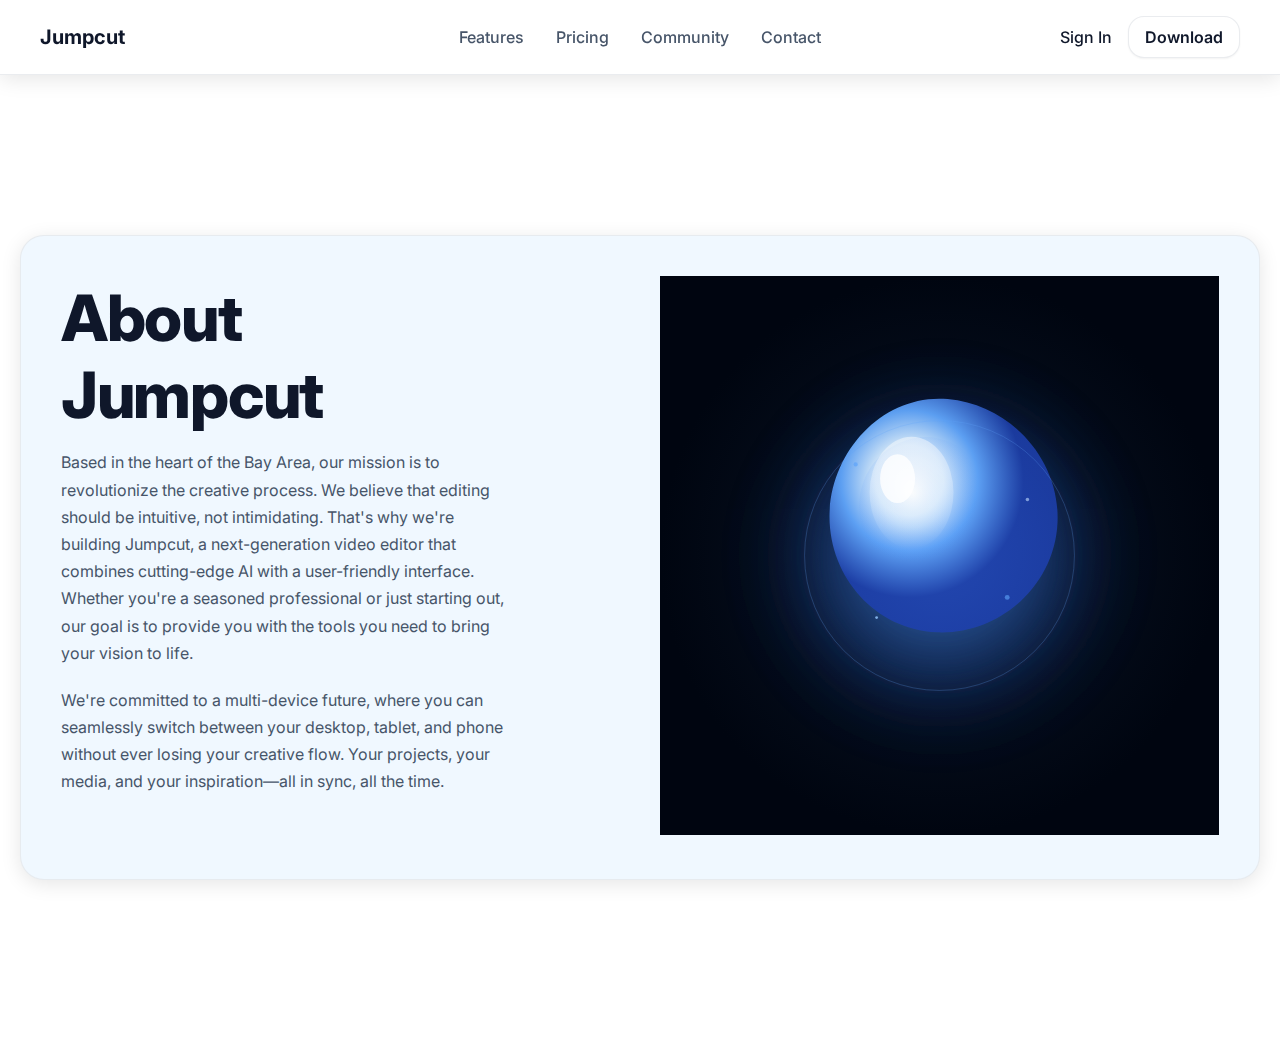
<file: about.html>
<!DOCTYPE html>
<html lang="en">
<head>
    <meta charset="UTF-8">
    <meta name="viewport" content="width=device-width, initial-scale=1.0">
    <title>About Us - Jumpcut</title>
    <link rel="stylesheet" href="styles.css">
</head>
<body>
    <header class="ct-header">
        <div class="ct-container">
            <a href="index.html" class="ct-brand">Jumpcut</a>
            <nav class="ct-nav">
                <ul class="ct-links">
                    <li><a href="index.html#features">Features</a></li>
                    <li><a href="#">Pricing</a></li>
                    <li><a href="#">Community</a></li>
                    <li><a href="contact.html">Contact</a></li>
                </ul>
            </nav>
            <div class="ct-actions">
                <a href="#" class="ct-signin">Sign In</a>
                <a href="#" class="ct-cta">Download</a>
            </div>
        </div>
    </header>

    <main>
        <section class="ct-about">
            <div class="feature-surface">
                <div class="about-content">
                    <h2>About Jumpcut</h2>
                    <p class="feature-detail">Based in the heart of the Bay Area, our mission is to revolutionize the creative process. We believe that editing should be intuitive, not intimidating. That's why we're building Jumpcut, a next-generation video editor that combines cutting-edge AI with a user-friendly interface. Whether you're a seasoned professional or just starting out, our goal is to provide you with the tools you need to bring your vision to life.</p>
                    <p class="feature-detail">We're committed to a multi-device future, where you can seamlessly switch between your desktop, tablet, and phone without ever losing your creative flow. Your projects, your media, and your inspiration—all in sync, all the time.</p>
                </div>
                <div class="about-visual">
                    <svg viewBox="0 0 800 800" xmlns="http://www.w3.org/2000/svg">
                        <defs>
                          <!-- Background gradient -->
                          <radialGradient id="bgGradient" cx="50%" cy="50%" r="50%">
                            <stop offset="0%" style="stop-color:#0a1628;stop-opacity:1" />
                            <stop offset="100%" style="stop-color:#000510;stop-opacity:1" />
                          </radialGradient>
                          
                          <!-- Main sphere gradient -->
                          <radialGradient id="sphereGradient" cx="35%" cy="35%">
                            <stop offset="0%" style="stop-color:#ffffff;stop-opacity:1" />
                            <stop offset="30%" style="stop-color:#e0f2ff;stop-opacity:1" />
                            <stop offset="60%" style="stop-color:#60a5fa;stop-opacity:1" />
                            <stop offset="100%" style="stop-color:#1e40af;stop-opacity:0.9" />
                          </radialGradient>
                          
                          <!-- Glow effect -->
                          <radialGradient id="glowGradient" cx="50%" cy="50%">
                            <stop offset="0%" style="stop-color:#60a5fa;stop-opacity:0.6" />
                            <stop offset="50%" style="stop-color:#3b82f6;stop-opacity:0.3" />
                            <stop offset="100%" style="stop-color:#1e40af;stop-opacity:0" />
                          </radialGradient>
                          
                          <!-- Inner light gradient -->
                          <radialGradient id="innerLight" cx="40%" cy="40%">
                            <stop offset="0%" style="stop-color:#ffffff;stop-opacity:0.9" />
                            <stop offset="50%" style="stop-color:#bfdbfe;stop-opacity:0.4" />
                            <stop offset="100%" style="stop-color:#3b82f6;stop-opacity:0" />
                          </radialGradient>
                          
                          <!-- Reflection gradient -->
                          <linearGradient id="reflection" x1="0%" y1="0%" x2="0%" y2="100%">
                            <stop offset="0%" style="stop-color:#ffffff;stop-opacity:0.7" />
                            <stop offset="100%" style="stop-color:#ffffff;stop-opacity:0" />
                          </linearGradient>
                          
                          <!-- Blur filter for glow -->
                          <filter id="blur">
                            <feGaussianBlur in="SourceGraphic" stdDeviation="15" />
                          </filter>
                          
                          <!-- Stronger blur for outer glow -->
                          <filter id="strongBlur">
                            <feGaussianBlur in="SourceGraphic" stdDeviation="30" />
                          </filter>
                        </defs>
                        
                        <!-- Background -->
                        <rect width="800" height="800" fill="url(#bgGradient)"/>
                        
                        <!-- Outer glow layer -->
                        <circle cx="400" cy="400" r="280" fill="url(#glowGradient)" filter="url(#strongBlur)" opacity="0.8">
                          <animate attributeName="r" values="280;300;280" dur="4s" repeatCount="indefinite"/>
                        </circle>
                        
                        <!-- Secondary glow -->
                        <circle cx="400" cy="400" r="220" fill="url(#glowGradient)" filter="url(#blur)" opacity="0.6">
                          <animate attributeName="r" values="220;240;220" dur="3s" repeatCount="indefinite"/>
                        </circle>
                        
                        <!-- Main morphing sphere - jelly-like wobbling -->
                        <path fill="url(#sphereGradient)" opacity="0.95">
                          <animate attributeName="d" 
                                   values="M400,180 C490,180 565,255 565,345 C565,435 490,510 400,510 C310,510 235,435 235,345 C235,255 310,180 400,180 Z;
                                           M415,175 C505,185 575,265 570,355 C565,445 485,515 395,510 C305,505 240,425 245,335 C250,245 325,165 415,175 Z;
                                           M385,175 C475,165 560,235 570,325 C580,415 515,495 425,505 C335,515 250,445 240,355 C230,265 295,185 385,175 Z;
                                           M400,190 C485,195 555,270 555,355 C555,440 485,510 400,515 C315,520 240,450 235,365 C230,280 305,185 400,190 Z;
                                           M400,185 C480,190 545,260 550,345 C555,430 490,505 405,510 C320,515 245,445 240,360 C235,275 310,180 400,185 Z;
                                           M395,180 C485,175 565,245 570,335 C575,425 505,500 415,510 C325,520 250,450 240,360 C230,270 305,185 395,180 Z;
                                           M405,185 C490,195 560,270 560,355 C560,440 490,510 405,515 C320,520 245,445 240,360 C235,275 320,175 405,185 Z;
                                           M400,180 C490,180 565,255 565,345 C565,435 490,510 400,510 C310,510 235,435 235,345 C235,255 310,180 400,180 Z"
                                   dur="7s" repeatCount="indefinite"/>
                        </path>
                        
                        <!-- Inner light/glow -->
                        <ellipse cx="380" cy="330" rx="90" ry="95" fill="url(#innerLight)" opacity="0.8">
                          <animate attributeName="rx" values="90;100;90" dur="3s" repeatCount="indefinite"/>
                          <animate attributeName="ry" values="95;105;95" dur="3.5s" repeatCount="indefinite"/>
                        </ellipse>
                        
                        <!-- Highlight reflection -->
                        <ellipse cx="360" cy="310" rx="60" ry="80" fill="url(#reflection)" opacity="0.5">
                          <animate attributeName="opacity" values="0.5;0.7;0.5" dur="2s" repeatCount="indefinite"/>
                        </ellipse>
                        
                        <!-- Small accent highlight -->
                        <ellipse cx="340" cy="290" rx="25" ry="35" fill="#ffffff" opacity="0.6">
                          <animate attributeName="opacity" values="0.6;0.8;0.6" dur="1.5s" repeatCount="indefinite"/>
                        </ellipse>
                        
                        <!-- Floating particles around sphere -->
                        <circle cx="280" cy="280" r="3" fill="#60a5fa" opacity="0.6">
                          <animate attributeName="cy" values="280;260;280" dur="3s" repeatCount="indefinite"/>
                          <animate attributeName="opacity" values="0.6;0.9;0.6" dur="3s" repeatCount="indefinite"/>
                        </circle>
                        
                        <circle cx="520" cy="320" r="2.5" fill="#bfdbfe" opacity="0.5">
                          <animate attributeName="cx" values="520;535;520" dur="4s" repeatCount="indefinite"/>
                          <animate attributeName="opacity" values="0.5;0.8;0.5" dur="4s" repeatCount="indefinite"/>
                        </circle>
                        
                        <circle cx="310" cy="480" r="2" fill="#93c5fd" opacity="0.7">
                          <animate attributeName="cy" values="480;500;480" dur="3.5s" repeatCount="indefinite"/>
                          <animate attributeName="opacity" values="0.7;1;0.7" dur="3.5s" repeatCount="indefinite"/>
                        </circle>
                        
                        <circle cx="490" cy="460" r="3.5" fill="#60a5fa" opacity="0.5">
                          <animate attributeName="cx" values="490;510;490" dur="4.5s" repeatCount="indefinite"/>
                          <animate attributeName="opacity" values="0.5;0.8;0.5" dur="4.5s" repeatCount="indefinite"/>
                        </circle>
                        
                        <!-- Subtle ring effect -->
                        <circle cx="400" cy="400" r="190" fill="none" stroke="#60a5fa" stroke-width="1" opacity="0.3">
                          <animate attributeName="r" values="190;200;190" dur="5s" repeatCount="indefinite"/>
                          <animate attributeName="opacity" values="0.3;0.5;0.3" dur="5s" repeatCount="indefinite"/>
                        </circle>
                      </svg>
                </div>
            </div>
        </section>
    </main>

</body>
</html>
</file>
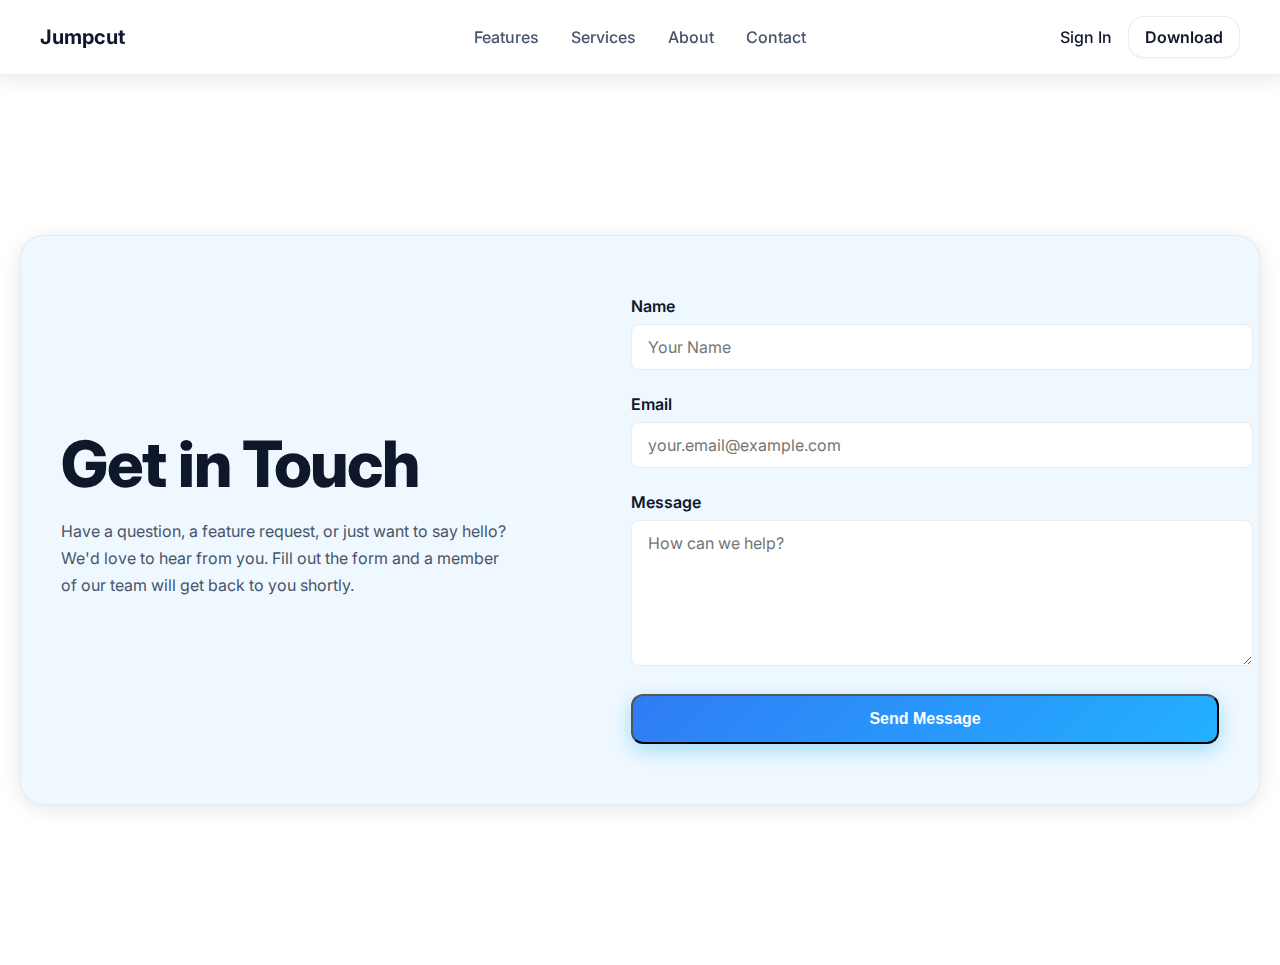
<file: contact.html>
<!DOCTYPE html>
<html lang="en">
<head>
    <meta charset="UTF-8">
    <meta name="viewport" content="width=device-width, initial-scale=1.0">
    <title>Contact Us - Jumpcut</title>
    <link rel="stylesheet" href="styles.css">
</head>
<body>
    <header class="ct-header">
        <div class="ct-container">
            <a href="index.html" class="ct-brand">Jumpcut</a>
            <nav class="ct-nav">
                <ul class="ct-links">
                    <li><a href="index.html#features">Features</a></li>
                    <li><a href="Servivces.html">Services</a></li>
                    <li><a href="about.html">About</a></li>
                    <li><a href="contact.html">Contact</a></li>
                </ul>
            </nav>
            <div class="ct-actions">
                <a href="#" class="ct-signin">Sign In</a>
                <a href="#" class="ct-cta">Download</a>
            </div>
        </div>
    </header>

    <main>
        <section class="ct-contact">
            <div class="feature-surface">
                <div class="contact-content">
                    <h2>Get in Touch</h2>
                    <p class="feature-detail">Have a question, a feature request, or just want to say hello? We'd love to hear from you. Fill out the form and a member of our team will get back to you shortly.</p>
                </div>
                <div class="contact-form-container">
                    <form id="contact-form">
                        <div class="form-group">
                            <label for="name">Name</label>
                            <input type="text" id="name" name="name" placeholder="Your Name" required>
                        </div>
                        <div class="form-group">
                            <label for="email">Email</label>
                            <input type="email" id="email" name="email" placeholder="your.email@example.com" required>
                        </div>
                        <div class="form-group">
                            <label for="message">Message</label>
                            <textarea id="message" name="message" rows="5" placeholder="How can we help?" required></textarea>
                        </div>
                        <button type="submit" class="ct-btn ct-btn--primary">Send Message</button>
                    </form>
                </div>
            </div>
        </section>
    </main>

</body>
</html>
</file>
<file: styles.css>
@import url('https://fonts.googleapis.com/css2?family=Inter:wght@400;500;600;700;800&display=swap');

:root {
    /* Updated background to be darker to make the glow pop */
    --bg: #ffffff;
    --text: #0f172a;
    --muted: #475569;
    --border: rgba(229, 231, 235, 0.8);
    --accent: #23B0FF;
    --radius: 16px;
    --shadow: 0 4px 20px rgba(0, 0, 0, 0.1);
    --glass-bg: rgba(230, 245, 255, 0.7);
    --glass-border: rgba(0, 100, 255, 0.2);
}

/* Remove default styles from the previous example */
html, body {
    margin: 0;
    padding: 0;
    width: 100%;
    height: 100%;
    scroll-behavior: smooth;
    /* Allow scrolling for the full page */
}

body {
    margin: 0;
    font-family: Inter, -apple-system, BlinkMacSystemFont, "Segoe UI", Roboto, Helvetica, Arial, sans-serif;
    color: var(--text);
    background: var(--bg);    
    min-height: 100vh;
}

/* ===== Header ===== */
.ct-header {
    background: var(--bg);
    border-bottom: 1px solid var(--border);
    box-shadow: var(--shadow);
    position: sticky;
    top: 0;
    z-index: 100;
    /* display: none; */ /* Re-enable the header */
}

/* ===== Canvas and Text Styling ===== */
#canvas-container {
    position: relative;
    width: 100%;
    height: 450px; /* Give the canvas a defined height in the new layout */
    min-width: 300px;
    /* No longer absolutely positioned, it's now a grid item */
    /* display: none; */ /* Re-enable the canvas container */
}

/* 3-Section Grid Layout */
.ct-container {
    max-width: 1200px;
    margin: 0 auto;
    padding: 16px 24px;
    display: grid;
    grid-template-columns: 1fr auto 1fr;
    align-items: center;
}

/* ===== Brand ===== */
.ct-brand {
    display: inline-flex;
    align-items: center;
    gap: 8px;
    text-decoration: none;
    color: var(--text);
    font-weight: 700;
    font-size: 20px;
}

.ct-mark .dot {
    fill: #2b2b2b;
}

.ct-mark .accent {
    fill: var(--accent);
}

/* ===== Navigation ===== */
.ct-nav {
    justify-self: center;
}

.ct-links {
    display: flex;
    gap: 32px;
    list-style: none;
    margin: 0;
    padding: 0;
}

.ct-links a {
    text-decoration: none;
    color: var(--muted);
    font-weight: 500;
    transition: color 0.2s ease;
}

.ct-links a:hover,
.ct-links a:focus-visible {
    color: var(--text);
}

/* ===== Actions ===== */
.ct-actions {
    justify-self: end;
    display: flex;
    align-items: center;
    gap: 16px;
}

.ct-signin {
    text-decoration: none;
    color: var(--text);
    font-weight: 500;
}

.ct-cta {
    text-decoration: none;
    padding: 10px 16px;
    border: 1px solid var(--border);
    border-radius: var(--radius);
    font-weight: 600;
    background: var(--bg);
    color: var(--text);
    box-shadow: 0 1px 2px rgba(0, 0, 0, 0.05);
    transition: all 0.2s ease;
}

.ct-cta:hover,
.ct-cta:focus-visible {
    transform: translateY(-2px);
    box-shadow: 0 6px 15px rgba(0, 0, 0, 0.1);
}

/* ===== Responsive ===== */
@media (max-width: 800px) {
    .ct-container {
        grid-template-columns: 1fr auto;
    }

    .ct-nav {
        display: none;
    }
}



/* ===== Hero / Banner ===== */
.ct-hero {
    padding: 28px 20px 56px;
}

.ct-hero-surface {
    position: relative;
    max-width: 1200px;
    margin: 0 auto;
    border: 1px solid var(--border);
    border-radius: 24px;
    background: #f0f8ff;
    backdrop-filter: blur(10px);
    box-shadow: var(--shadow);
    padding: 40px;
    display: grid;
    grid-template-columns: 1fr 1fr; /* Create two columns */
    align-items: center;
    gap: 40px;
    overflow: hidden;
}

.ct-hero-content {
    text-align: left; /* Align text to the left in its column */
    max-width: 860px;
    margin: 0;
    /* No longer needs z-index or absolute positioning */
}

.ct-hero-content > * {
    /* Initial state for intro animation */
    opacity: 0;
    transform: translateY(20px);
}

.ct-hero-mark {
    width: 64px;
    height: 64px;
    margin: 0 auto 18px;
    display: grid;
    place-items: center;
    filter: drop-shadow(0 10px 20px rgba(0, 0, 0, .12));
}

.ct-hero-title {
    margin: 0;
    line-height: 1.05;
    font-weight: 800;
    letter-spacing: -0.02em;
    font-size: clamp(32px, 5vw, 64px);
}

.ct-hero-title .muted {
    display: block;
    color: #9aa3ae;
    /* muted gray like screenshot */
    font-weight: 700;
}

.ct-hero-sub {
    margin: 18px auto 26px;
    max-width: 640px;
    color: var(--muted);
    font-size: 16px;
}

/* Primary CTA (filled) */
.ct-btn {
    display: inline-block;
    text-decoration: none;
    border-radius: 12px;
    padding: 12px 18px;
    font-weight: 700;
    transition: transform .12s ease, box-shadow .2s ease, opacity .2s ease;
}

.ct-btn--primary {
    background: linear-gradient(135deg, #2f7cf5, #23B0FF);
    color: #fff;
    box-shadow: 0 6px 20px rgba(35, 176, 255, 0.4);
}

.ct-btn--primary:hover,
.ct-btn--primary:focus-visible {
    transform: translateY(-2px);
    box-shadow: 0 10px 25px rgba(35, 176, 255, 0.5);
}

/* Secondary button style for replay */
.ct-btn--secondary {
    background: rgba(255, 255, 255, 0.1);
    color: var(--text);
    border: 1px solid var(--border);
    box-shadow: none;
}

.ct-btn--secondary:hover {
    background: rgba(255, 255, 255, 0.2);
    transform: translateY(-1px);
}

/* ===== Decorative corner cards (pure CSS placeholders) ===== */
.ct-ornament {
    position: absolute;
    border-radius: 14px;
    background: #fff;
    box-shadow:
        0 4px 10px rgba(0, 0, 0, .06),
        0 20px 40px rgba(0, 0, 0, .06);
    pointer-events: none;
    transform: rotate(-2deg);
    opacity: .98;
}

/* Top-left "note" */
.ct-ornament--note {
    width: 210px;
    height: 210px;
    left: 18px;
    top: 28px;
    background:
        linear-gradient(160deg, rgba(0, 0, 0, .06), rgba(0, 0, 0, 0) 30%) padding-box,
        linear-gradient(0deg, #fff, #fff) border-box;
    border: 0 solid transparent;
}

.ct-ornament--note::before {
    content: "";
    position: absolute;
    inset: 16px 26px auto 16px;
    height: 120px;
    background: #ffe992;
    border-radius: 8px;
    box-shadow: 0 8px 20px rgba(0, 0, 0, .08);
    transform: rotate(6deg);
}

.ct-ornament--note::after {
    content: "";
    position: absolute;
    left: 36px;
    top: 22px;
    width: 14px;
    height: 14px;
    border-radius: 50%;
    background: #ff4d4d;
    box-shadow: 0 2px 0 rgba(0, 0, 0, .18) inset;
}

/* Top-right "reminder" */
.ct-ornament--reminder {
    width: 260px;
    height: 210px;
    right: 18px;
    top: 34px;
    transform: rotate(7deg);
    background: #fff;
}

.ct-ornament--reminder::before {
    content: "Reminders";
    position: absolute;
    left: 18px;
    top: 16px;
    font-size: 14px;
    font-weight: 700;
    color: #3a3f46;
}

/* Bottom-left "tasks" */
.ct-ornament--tasks {
    width: 280px;
    height: 170px;
    left: 12px;
    bottom: 12px;
    transform: rotate(-6deg);
}

/* Bottom-right "integrations" */
.ct-ornament--integrations {
    width: 300px;
    height: 180px;
    right: 12px;
    bottom: 12px;
    transform: rotate(5deg);
}

.ct-ornament--integrations::before {
    content: "100+ Integrations";
    position: absolute;
    left: 18px;
    top: 16px;
    font-size: 13px;
    font-weight: 700;
    color: #3a3f46;
}

/* Hide ornaments on small screens */
@media (max-width: 960px) {
    .ct-ornament {
        display: none;
    }

    .ct-hero-surface {
        padding: 54px 16px 64px;
    }

    .ct-hero {
        padding: 16px 12px 36px;
    }

    .ct-hero-surface {
        grid-template-columns: 1fr; /* Stack columns on smaller screens */
        padding: 40px 20px;
    }
}

.ct-hero, .bottom-nav {
    /* display: none; */
}

/* ===== Features Section ===== */
.ct-features {
    padding: 160px 20px;
}

.feature-surface {
    position: relative;
    max-width: 1200px;
    margin: 0 auto;
    border: 1px solid var(--border);
    border-radius: 24px;
    background: #f0f8ff;
    box-shadow: var(--shadow);
    padding: 40px;
    display: grid;
    grid-template-columns: 1fr 1fr;
    align-items: center;
    gap: 40px;
    overflow: hidden;
}

.feature-content {
    text-align: left;
    display: flex;
    flex-direction: column;
    justify-content: center;
}

.ct-features h2,
.ct-multiplatform h2 {
    font-size: clamp(36px, 5vw, 64px);
    font-weight: 800;
    letter-spacing: -0.02em;
    margin: 0 0 16px;
    color: var(--text);
}

.ct-features .feature-sub,
.ct-multiplatform .feature-sub {
    max-width: 450px;
    margin: 0 0 16px;
    color: var(--muted);
    font-size: 22px;
    line-height: 1.6;
}

/* ===== Feature Demo ===== */
.feature-demo-container {
    display: flex;
    align-items: center;
    justify-content: center;
}

#cube-demo-canvas-container {
    /* This is no longer needed */
    display: none;
}

.demo-controls {
    display: flex;
    align-items: center;
    gap: 16px;
    font-weight: 600;
    color: var(--text);
    font-size: 20px;
}

/* Apple-like Switch */
.switch {
    position: relative;
    display: inline-block;
    width: 51px;
    height: 31px;
    transform: scale(1.3);
}

.switch input {
    opacity: 0;
    width: 0;
    height: 0;
}

.slider {
    position: absolute;
    cursor: pointer;
    top: 0;
    left: 0;
    right: 0;
    bottom: 0;
    background-color: #ccc;
    transition: .4s;
    border-radius: 34px;
}

.slider:before {
    position: absolute;
    content: "";
    height: 23px;
    width: 23px;
    left: 4px;
    bottom: 4px;
    background-color: white;
    transition: .4s;
    border-radius: 50%;
}

input:checked + .slider {
    background-color: #2f7cf5;
}

input:checked + .slider:before {
    transform: translateX(20px);
}

::-webkit-scrollbar {
    display: none;
}

@media (max-width: 960px) {
    .feature-surface {
        grid-template-columns: 1fr;
        gap: 60px;
    }
}

.feature-detail {
    font-size: 16px;
    color: var(--muted);
    line-height: 1.7;
    max-width: 450px;
}
/* ===== Multiplatform Section ===== */
.ct-multiplatform {
    padding: 80px 20px; /* Reduced padding a bit */
    background-color: var(--bg); /* Ensure it follows dark/light mode */
}

.multiplatform-demo-container {
    display: flex;
    position: relative; /* For positioning the button */
    align-items: center;
    justify-content: center;
    min-height: 450px; /* Ensure container has height */
}

#macbook-animation-container {
    width: 500px;
    height: 450px;
    position: relative;
    border-radius: 16px;
    overflow: hidden; /* Keep the canvas contained */
}

#replay {
    position: absolute;
    bottom: 20px;
    left: 50%;
    transform: translateX(-50%);
    z-index: 10;
}

/* Re-use dark mode styles */
body.dark-mode .ct-multiplatform .feature-surface {
    background: #1a1a1a;
}

/* Responsive adjustments for the new section */
@media (max-width: 960px) {
    .ct-multiplatform .feature-surface {
        grid-template-columns: 1fr;
        gap: 60px;
    }
    .multiplatform-demo-container {
        order: -1; /* Move the image to the top on mobile */
    }
    #macbook-animation-container {
        width: 100%;
        max-width: 500px;
        height: 400px;
    }
}

/* ===== Dark Mode ===== */
body.dark-mode {
    --bg: #121212;
    --text: #f0f0f0;
    --muted: #a0a0a0;
    --border: rgba(255, 255, 255, 0.1);
    --glass-bg: rgba(30, 30, 30, 0.5);
    --glass-border: rgba(255, 255, 255, 0.15);
}
body.dark-mode .ct-btn--secondary {
    background: rgba(0, 0, 0, 0.2);
    border-color: var(--border);
}

body.dark-mode .ct-hero-surface,
body.dark-mode .feature-surface {
    background: #1a1a1a;
}

body.dark-mode .ct-hero-title .muted {
    color: #555;
}

/* ===== About Section ===== */
.ct-about {
    padding: 160px 20px;
    background-color: var(--bg);
}

.ct-about .feature-surface {
    max-width: 1200px;
    margin: 0 auto;
    border: 1px solid var(--border);
    border-radius: 24px;
    background: #f0f8ff;
    box-shadow: var(--shadow);
    padding: 40px;
    display: grid;
    grid-template-columns: 1fr 1fr;
    align-items: center;
    gap: 40px;
}

.ct-about h2 {
    font-size: clamp(36px, 5vw, 64px);
    font-weight: 800;
    letter-spacing: -0.02em;
    margin: 0 0 16px;
    color: var(--text);
}
.about-content {
    max-width: 450px;
}

.about-visual {
    border-radius: 16px;
}

.ct-about .feature-sub {
    max-width: 450px;
    margin: 0 0 24px;
    color: var(--muted);
    font-size: 22px;
    line-height: 1.6;
}

.ct-about .feature-detail {
    font-size: 16px;
    color: var(--muted);
    line-height: 1.7;
    max-width: 450px;
    margin-bottom: 20px;
}

.ct-about .feature-detail:last-child {
    margin-bottom: 40px;
}

.team-grid {
    display: grid;
    grid-template-columns: repeat(auto-fit, minmax(200px, 1fr));
    gap: 30px;
    margin-top: 40px;
}

.team-member {
    text-align: center;
}

.team-img {
    width: 120px;
    height: 120px;
    border-radius: 50%;
    background: linear-gradient(45deg, #2f7cf5, #23B0FF);
    margin: 0 auto 16px;
    display: flex;
    align-items: center;
    justify-content: center;
    color: white;
    font-weight: bold;
}

.team-member h3 {
    margin: 0 0 8px;
    font-size: 20px;
    color: var(--text);
}

.team-member p {
    margin: 0;
    color: var(--muted);
    font-size: 16px;
}

/* Dark mode styles for about section */
body.dark-mode .ct-about .feature-surface {
    background: #1a1a1a;
}

@media (max-width: 960px) {
    .ct-about .feature-surface {
        grid-template-columns: 1fr;
        gap: 60px;
    }
}

/* ===== Contact Section ===== */
.ct-contact {
    padding: 160px 20px;
    background-color: var(--bg);
}

.ct-contact .feature-surface {
    max-width: 1200px;
    margin: 0 auto;
    border: 1px solid var(--border);
    border-radius: 24px;
    background: #f0f8ff;
    box-shadow: var(--shadow);
    padding: 60px 40px;
    display: grid;
    grid-template-columns: 1fr 1.2fr; /* Give form a bit more space */
    align-items: center;
    gap: 80px;
}

.ct-contact h2 {
    font-size: clamp(36px, 5vw, 64px);
    font-weight: 800;
    letter-spacing: -0.02em;
    margin: 0 0 16px;
    color: var(--text);
}

.contact-content {
    max-width: 450px;
}

.contact-form-container {
    width: 100%;
}

#contact-form .form-group {
    margin-bottom: 24px;
}

#contact-form label {
    display: block;
    font-weight: 600;
    margin-bottom: 8px;
    color: var(--text);
}

#contact-form input,
#contact-form textarea {
    width: 100%;
    padding: 12px 16px;
    border-radius: 8px;
    border: 1px solid var(--border);
    background-color: var(--bg);
    color: var(--text);
    font-size: 16px;
    font-family: inherit;
    transition: border-color 0.2s, box-shadow 0.2s;
}

#contact-form input:focus,
#contact-form textarea:focus {
    outline: none;
    border-color: var(--accent);
    box-shadow: 0 0 0 3px rgba(35, 176, 255, 0.3);
}

#contact-form textarea {
    resize: vertical;
    min-height: 120px;
}

#contact-form button {
    width: 100%;
    padding: 14px;
    font-size: 16px;
}

/* Dark mode styles for contact section */
body.dark-mode .ct-contact .feature-surface {
    background: #1a1a1a;
}

@media (max-width: 960px) {
    .ct-contact .feature-surface {
        grid-template-columns: 1fr;
        gap: 60px;
    }
}
</file>
